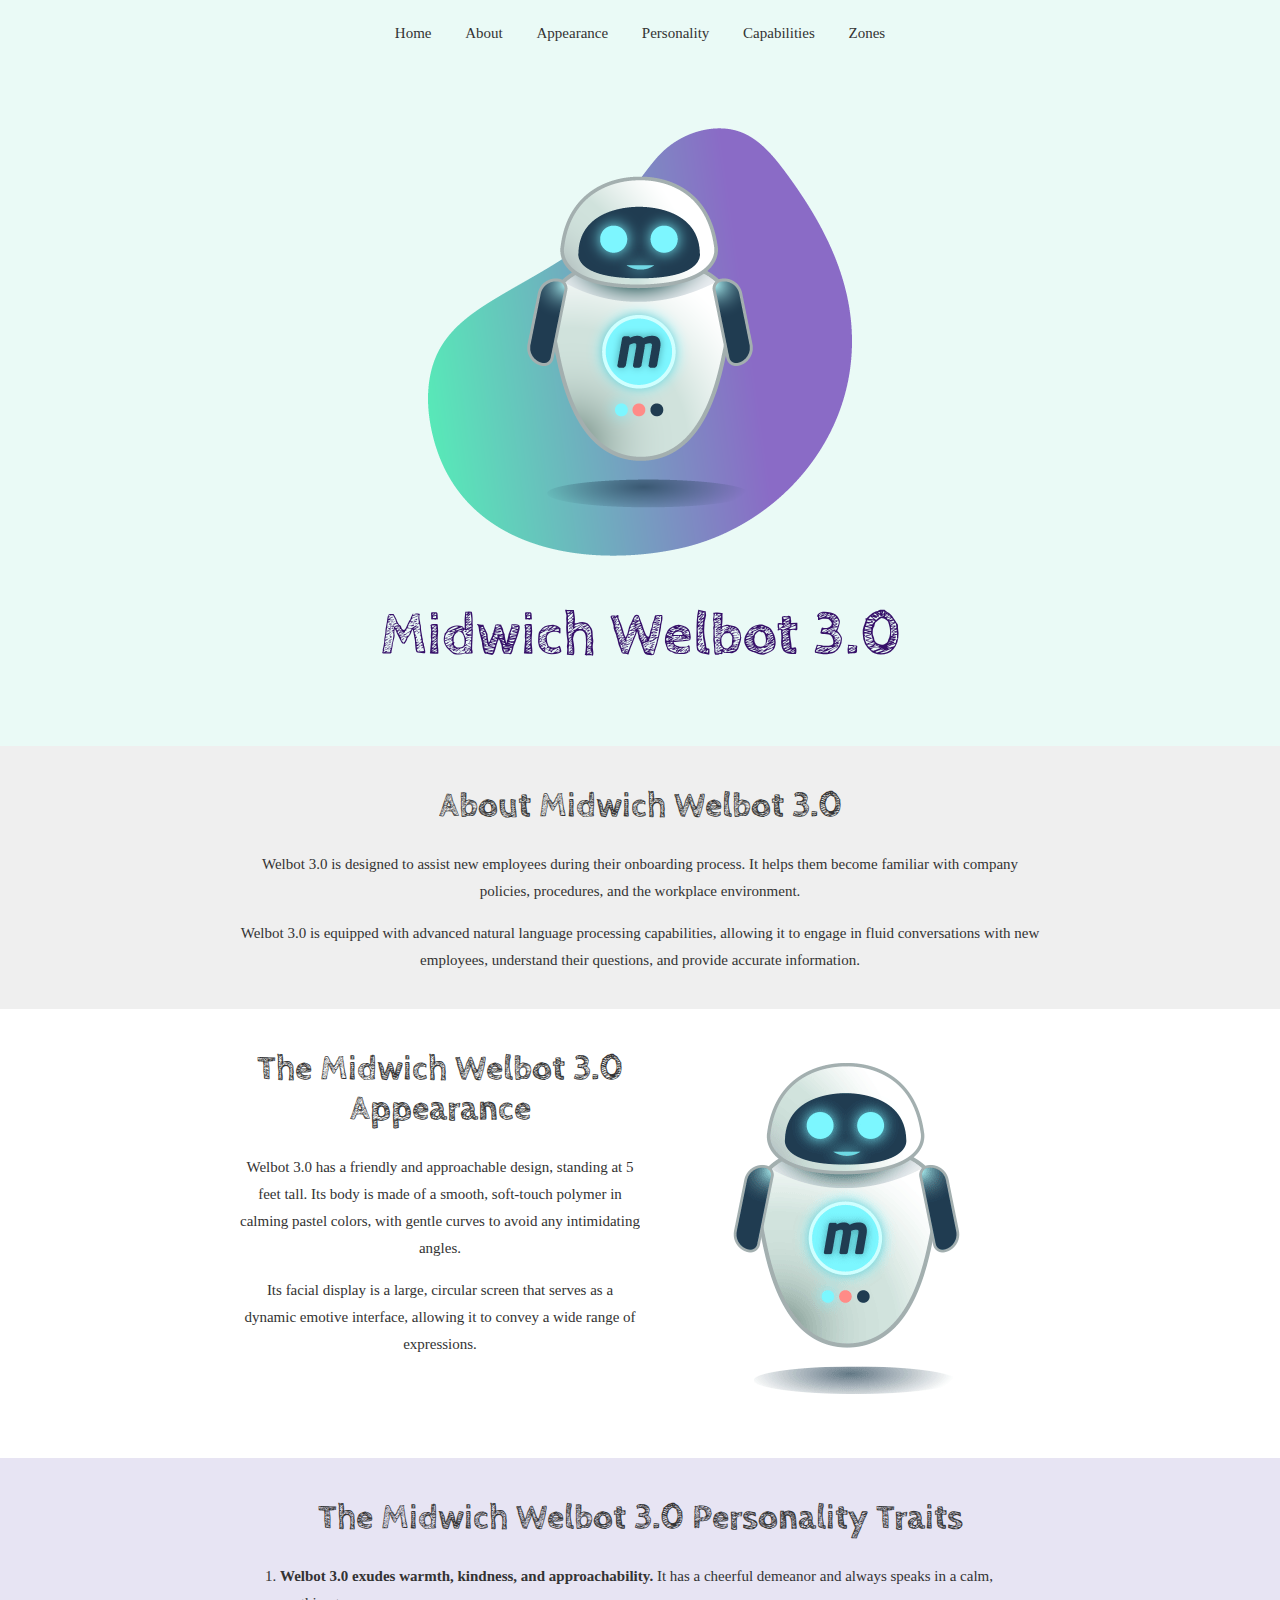
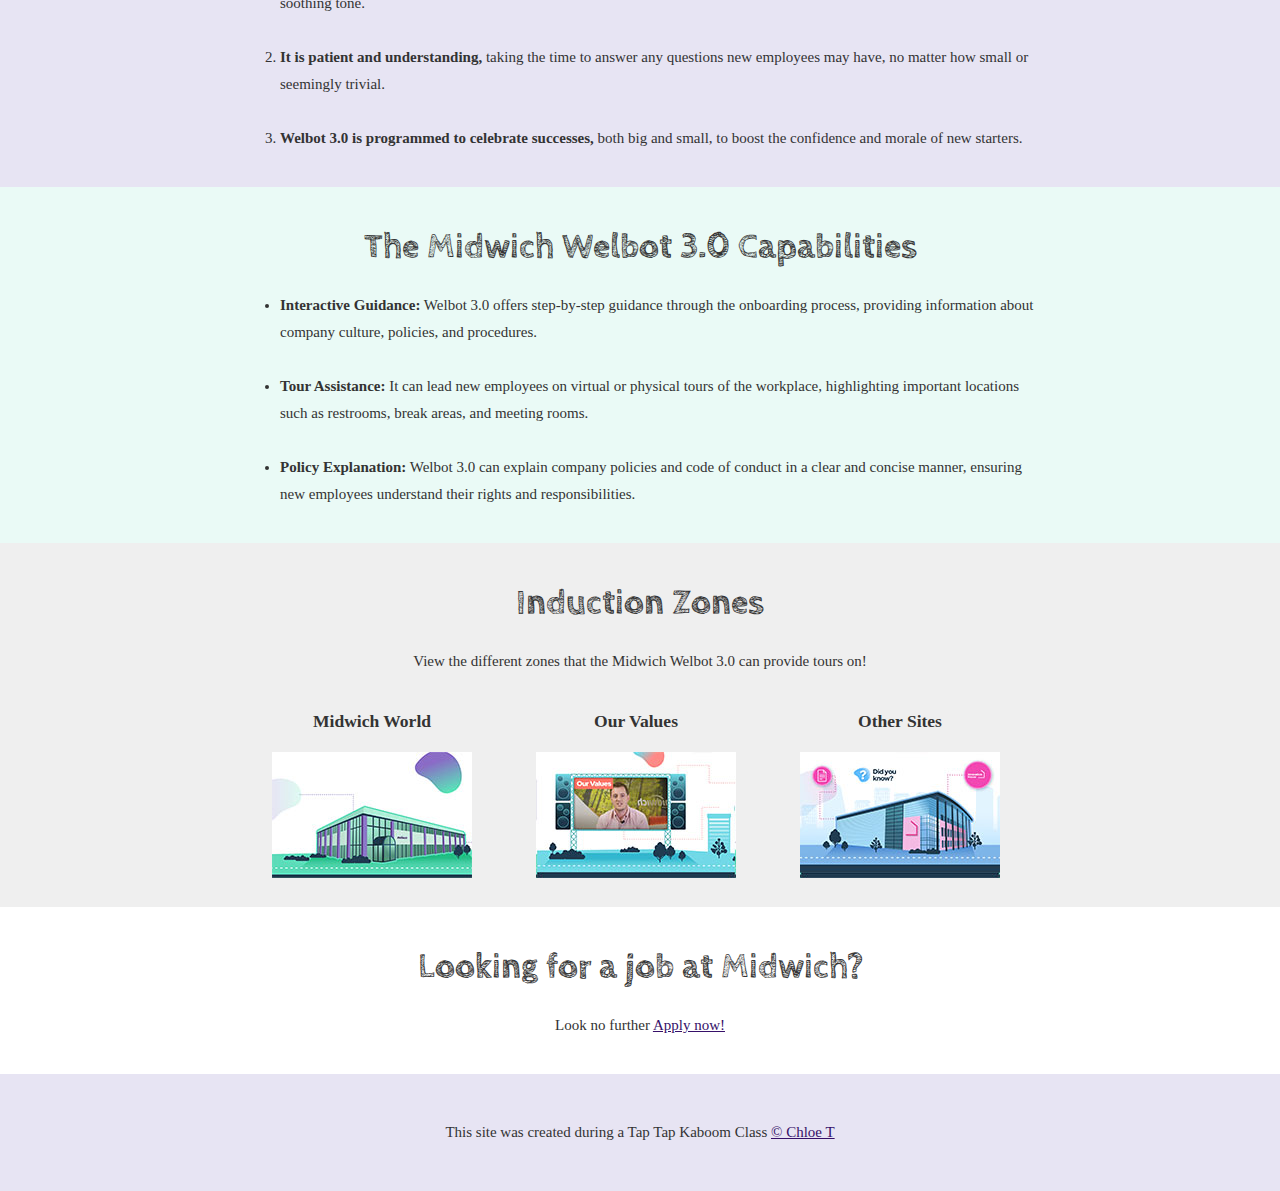
<file: index.html>
<!DOCTYPE html>
<html>
<head>
	<meta charset="utf-8">
	<meta name="viewport" content="width=device-width, initial-scale=1">
	<title>Midwich Welbot 3.0</title>
	<link rel="preconnect" href="https://fonts.googleapis.com">
<link rel="preconnect" href="https://fonts.gstatic.com" crossorigin>
<link href="https://fonts.googleapis.com/css2?family=Cabin+Sketch:wght@700&display=swap" rel="stylesheet">
	<link rel="stylesheet" type="text/css" href="css/hero.css">
	<link rel="icon" type="image/png" href="img/welbot-avatar.png"/>
</head>
<body>
	<!-- Nav Bar -->

<div id="navbar"> 
  <ul> 
	<li><a href="#home">Home</a></li> 
	<li><a href="#about">About</a></li> 
	<li><a href="#appearance">Appearance</a></li> 
	<li><a href="#personality">Personality</a></li> 
	<li><a href="#capabilities">Capabilities</a></li> 
	<li><a href="#zones">Zones</a></li> 
  </ul> 
</div> 
	<!-- Header Element -->
	<header>
		<div class="home" id="home">
		<img src="img/welbot-avatar.png">
		<h1> Midwich Welbot 3.0</h1>
	</div>
	</header>

	<!-- Main Element -->
	
		<div class="about" id="about">
			<div class="container">
		<h2> About Midwich Welbot 3.0</h2>
		<p>Welbot 3.0 is designed to assist new employees during their onboarding process. It helps them become familiar with company policies, procedures, and the workplace environment.</p>
		<p> Welbot 3.0 is equipped with advanced natural language processing capabilities, allowing it to engage in fluid conversations with new employees, understand their questions, and provide accurate information.</p>
		</div>
		</div>

		<!-- Appearance Element -->
<div class="appearacne" id="appearance">
		<div class="container">
<div class="columns"> 
	<div class="column-2">
  	<h2> The Midwich Welbot 3.0 Appearance</h2>
			<p>Welbot 3.0 has a friendly and approachable design, standing at 5 feet tall. Its body is made of a smooth, soft-touch polymer in calming pastel colors, with gentle curves to avoid any intimidating angles.</p>
			<p>Its facial display is a large, circular screen that serves as a dynamic emotive interface, allowing it to convey a wide range of expressions.</p>
			</div>
  <div class="column-2">
  <img src="img/avatar.gif">
  </div>
</div>
</div>
</div>
  
<!-- Personality Element -->
<div class="personality" id="personality">
	<div class="container">
	<h2>The Midwich Welbot 3.0 Personality Traits</h2>
	<ol>
		<li><b>Welbot 3.0 exudes warmth, kindness, and approachability.</b> It has a cheerful demeanor and always speaks in a calm, soothing tone.</li><br>
		<li><b>It is patient and understanding,</b> taking the time to answer any questions new employees may have, no matter how small or seemingly trivial.</li><br>
		<li><b>Welbot 3.0 is programmed to celebrate successes,</b> both big and small, to boost the confidence and morale of new starters.</li>
</div>
</div>
	<!-- Capabilities Element -->
	<div class="capabilities" id="capabilities">
		<div class="container">
	<h2>The Midwich Welbot 3.0 Capabilities</h2>
	<ul>
		<li><b>Interactive Guidance:</b> Welbot 3.0 offers step-by-step guidance through the onboarding process, providing information about company culture, policies, and procedures.</li>
		<br>
			<li><b>Tour Assistance:</b> It can lead new employees on virtual or physical tours of the workplace, highlighting important locations such as restrooms, break areas, and meeting rooms.</li>
			<br>
				<li><b>Policy Explanation:</b> Welbot 3.0 can explain company policies and code of conduct in a clear and concise manner, ensuring new employees understand their rights and responsibilities.</li>
				</ul>
				</div>
			</div>


				<!-- Zones Element -->
				<div class="zones" id="zones">
					<div class="container">
				<h2>Induction Zones</h2>
				<p>View the different zones that the Midwich Welbot 3.0 can provide tours on!</p>
				<div class="columns">
					<div class="column-4">
				<h3>Midwich World</h3> 
				<img src="img/welcome-zone.jpeg">
				</div>
				<div class="column-4">
					<h3>Our Values</h3>
				<img src="img/week-one.jpeg">
				</div>
				<div class="column-4">
					<h3>Other Sites</h3>
				<img src="img/other-sites.jpeg">
				</div>
			</div>
			</div>
		</div>

				<!-- Job Element -->
				<div class="jobs">
					<div class="container">
				<h2>Looking for a job at Midwich?</h2>
				<p class="Jobs">Look no further <a href="https://www.midwich.com/campaign/careers/" target="_blank">Apply now!</a></p>
				</div>
			</div>
		<!-- Footer Element -->
		<footer>
			<p>This site was created during a Tap Tap Kaboom Class <a target="_blank" href="https://artbychloe.co.uk">&copy; Chloe T</a></p>
		</footer>
		</body>
		</html>
</file>
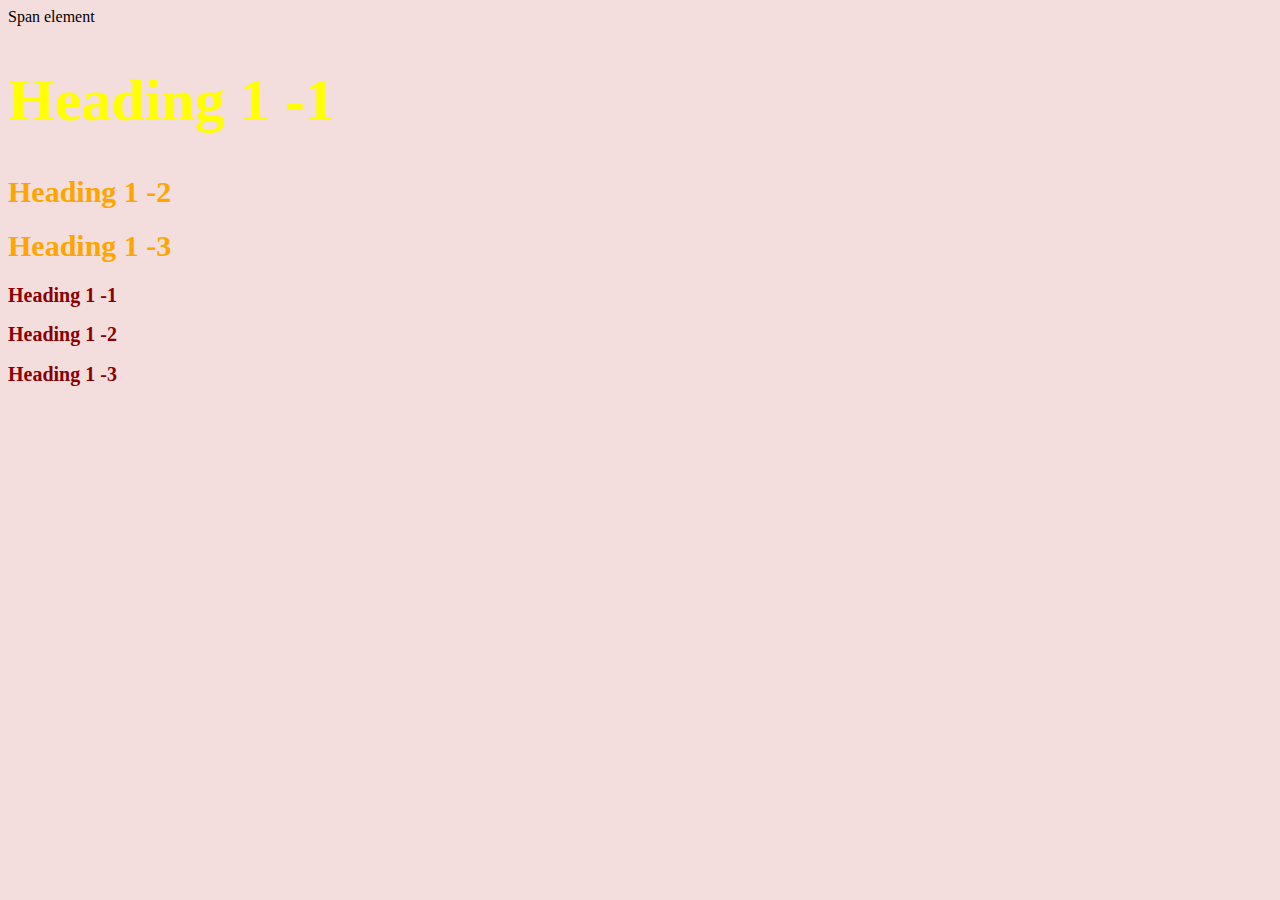
<file: style-test.html>
<!DOCTYPE html>
<html>
<head>
	<meta charset="utf-8">
	<meta name="viewport" content="width=device-width, initial-scale=1">
	<title>Style test</title>
	<link rel="stylesheet" type="text/css" href="css/test.css">
</head>
<body>
	<span>Span element</span>
	<h1 class="big"> <span>Heading 1 -1</span></h1>
	<h1> Heading 1 -2</h1>
	<h1> Heading 1 -3</h1>
	<h2> Heading 1 -1</h2>
	<h2> Heading 1 -2</h2>
	<h2> Heading 1 -3</h2>
</body>
</html>
</file>
<file: css/hero.css>
body{
	margin: 0;
	font-size: 15px;
	font-family: poppins regular;
	color: #333333;
	line-height: 27px;
}

header{
	color: #361069;
	background-color: #5ddcb921;
	text-align: center;
	padding-top: 50px;
	padding-bottom: 50px;

}

h1{
	font-family: 'Cabin Sketch', sans-serif;
	font-size: 60px;
	color: #361069;
	text-align: center;
	line-height: 40px;
}
h2{
	font-size: 35px;
	font-family: 'Cabin Sketch', sans-serif;
	color: #333333; 
	text-align: center;
	margin: 20px 0 25px ;
	line-height: 40px;
}

a{
	color: #361069;

}
a:hover{
	color:#5ddcb9 ;
}


footer{
	text-align: center;
	background-color: #8878c433;
		padding-top: 30px;
	padding-bottom: 30px;

}

footer a{
	color: #361069;
}
footer a:hover{
	color:#5ddcb9 ;
}
.columns {
  display: flex;
}

.column-2 {
  width: 50%;
}

.column-4 {
  width: 33%;
  text-align: center;
}
p.Jobs{
	text-align: center;
}

.about{
	background-color: #efefef;
	text-align: center;
}

.personality{
	background-color: #8878c433;
}
.jobs{
	background-color:#ffffff ;
}

.capabilities{
	background-color:#5ddcb921 ;
}
.zones{
	background-color: #efefef;
	text-align: center;
}
.container{
	max-width: 800px;
	padding: 20px;
	margin: 0 auto;
}

.appearacne{
	background-color: #ffffff;
	text-align: center;
}

 #navbar ul { 
	margin: 0; 
	padding: 20px; 
	list-style-type: none; 
	text-align: center; 
	background-color: #5ddcb921; 
	} 
 
#navbar ul li {  
	display: inline; 
	} 
 
#navbar ul li a { 
	text-decoration: none; 
	padding: .2em 1em; 
	color: #333333; ; 
	} 
 
#navbar ul li a:hover { 
	color: #5ddcb9; 
	}
</file>
<file: css/test.css>
body{
	background-color: #f3dddd;
}
h1{
font-size: 30px;
color: orange;
}

h2{
font-size: 20px;
color: darkred;
}
.big{
font-size: 60px;
}

h1 span {
color: yellow;
}
</file>
